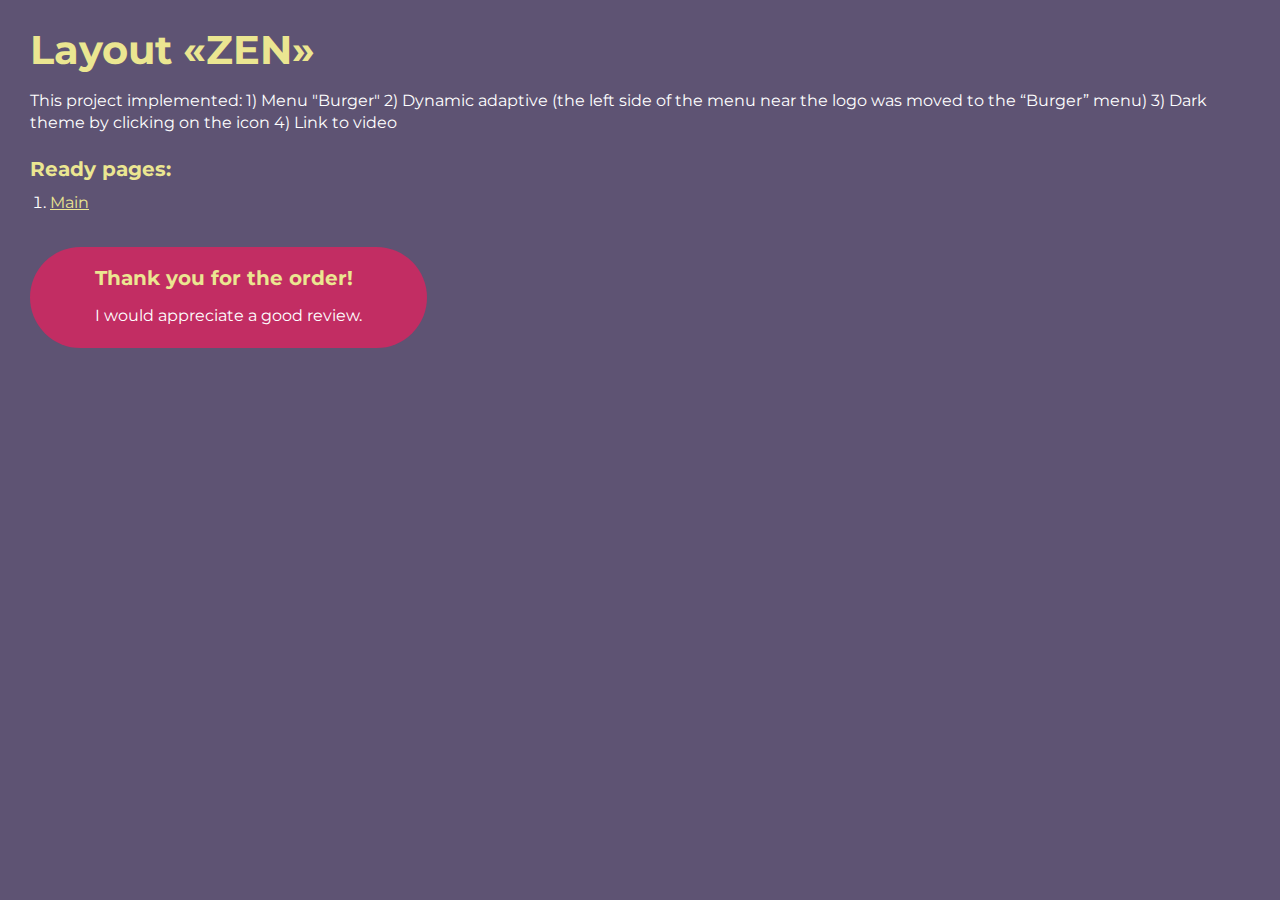
<file: index.html>
<!DOCTYPE html>
<html>

<head>
	<meta charset="UTF-8">
	<meta name="viewport" content="width=device-width, initial-scale=1.0">
	<title>Layout «ZEN»</title>
</head>

<body>
	<div class="rootpage">
		<h1>Layout «ZEN»</h1>
		<div class="rootpage__info">
			This project implemented:
			1) Menu "Burger"
			2) Dynamic adaptive (the left side of the menu near the logo was moved to the “Burger” menu)
			3) Dark theme by clicking on the icon
			4) Link to video
		</div>
		<h2>Ready pages:</h2>
		<ol class="rootpage__list">
			<li><a target="_blank" href="home.html">Main</a></li>
		</ol>
		<div class="rootpage__tnx">
			<h2>Thank you for the order!</h2>
			<p>I would appreciate a good review.</p>
		</div>
	</div>
</body>
<style>
	@charset "UTF-8";
	@import url("https://fonts.googleapis.com/css?family=Montserrat:regular,700&display=swap");

	*,
	*::before,
	*::after {
		padding: 0px;
		margin: 0px;
		border: 0px;
		box-sizing: border-box;
	}

	html,
	body {
		height: 100%;
		margin: 0;
		padding: 0;
		min-width: 320px;
		width: 100%;
		color: #fff;
		background-color: #5e5373;
	}

	body {
		font-family: Montserrat;
		font-size: 100%;
		line-height: 1;
		font-size: 1rem;
	}

	a {
		text-decoration: underline;
		color: #ebe691
	}

	a:visited {
		text-decoration: underline;
		color: #aaa768;
	}

	a:hover {
		text-decoration: none;
	}

	ul li {
		list-style: none;
	}

	img {
		vertical-align: top;
	}

	.wrapper {
		width: 100%;
		min-height: 100%;
		overflow: hidden;
	}

	.rootpage {
		padding: 30px;
		display: flex;
		flex-direction: column;
		align-items: flex-start;
	}

	@media (max-width: 767px) {
		.rootpage {
			padding: 30px 15px;
		}
	}

	h1 {
		color: #ebe691;
		font-size: 2.5rem;
		margin: 0px 0px 1.25rem 0px;
	}

	@media (max-width: 767px) {
		h1 {
			font-size: 1.85rem;
			margin: 0px 0px 1.25rem 0px;
		}
	}

	h2 {
		color: #ebe691;
		font-size: 1.25rem;
		margin: 0px 0px 1rem 0px;
	}

	@media (max-width: 767px) {
		h2 {
			font-size: 1.125rem;
			margin: 0px 0px 1rem 0px;
		}
	}

	.rootpage__info {
		line-height: 140%;
		margin: 0px 0px 1.5rem 0px;
	}

	.rootpage__list {
		margin: 0px 0px 2.25rem 1.25rem;
	}

	.rootpage__list li:not(:last-child) {
		margin: 0px 0px 15px 0px;
	}

	.rootpage__tnx {
		border-radius: 200px;
		padding: 20px 65px;
		line-height: 140%;
	}

	@media (max-width: 767px) {
		.rootpage__tnx {
			border-radius: 40px;
			padding: 20px;
		}
	}

	.rootpage__tnx {
		background: #c22d63;
		margin: 0px 0px 1rem 0px;
	}
</style>

</html>
</file>
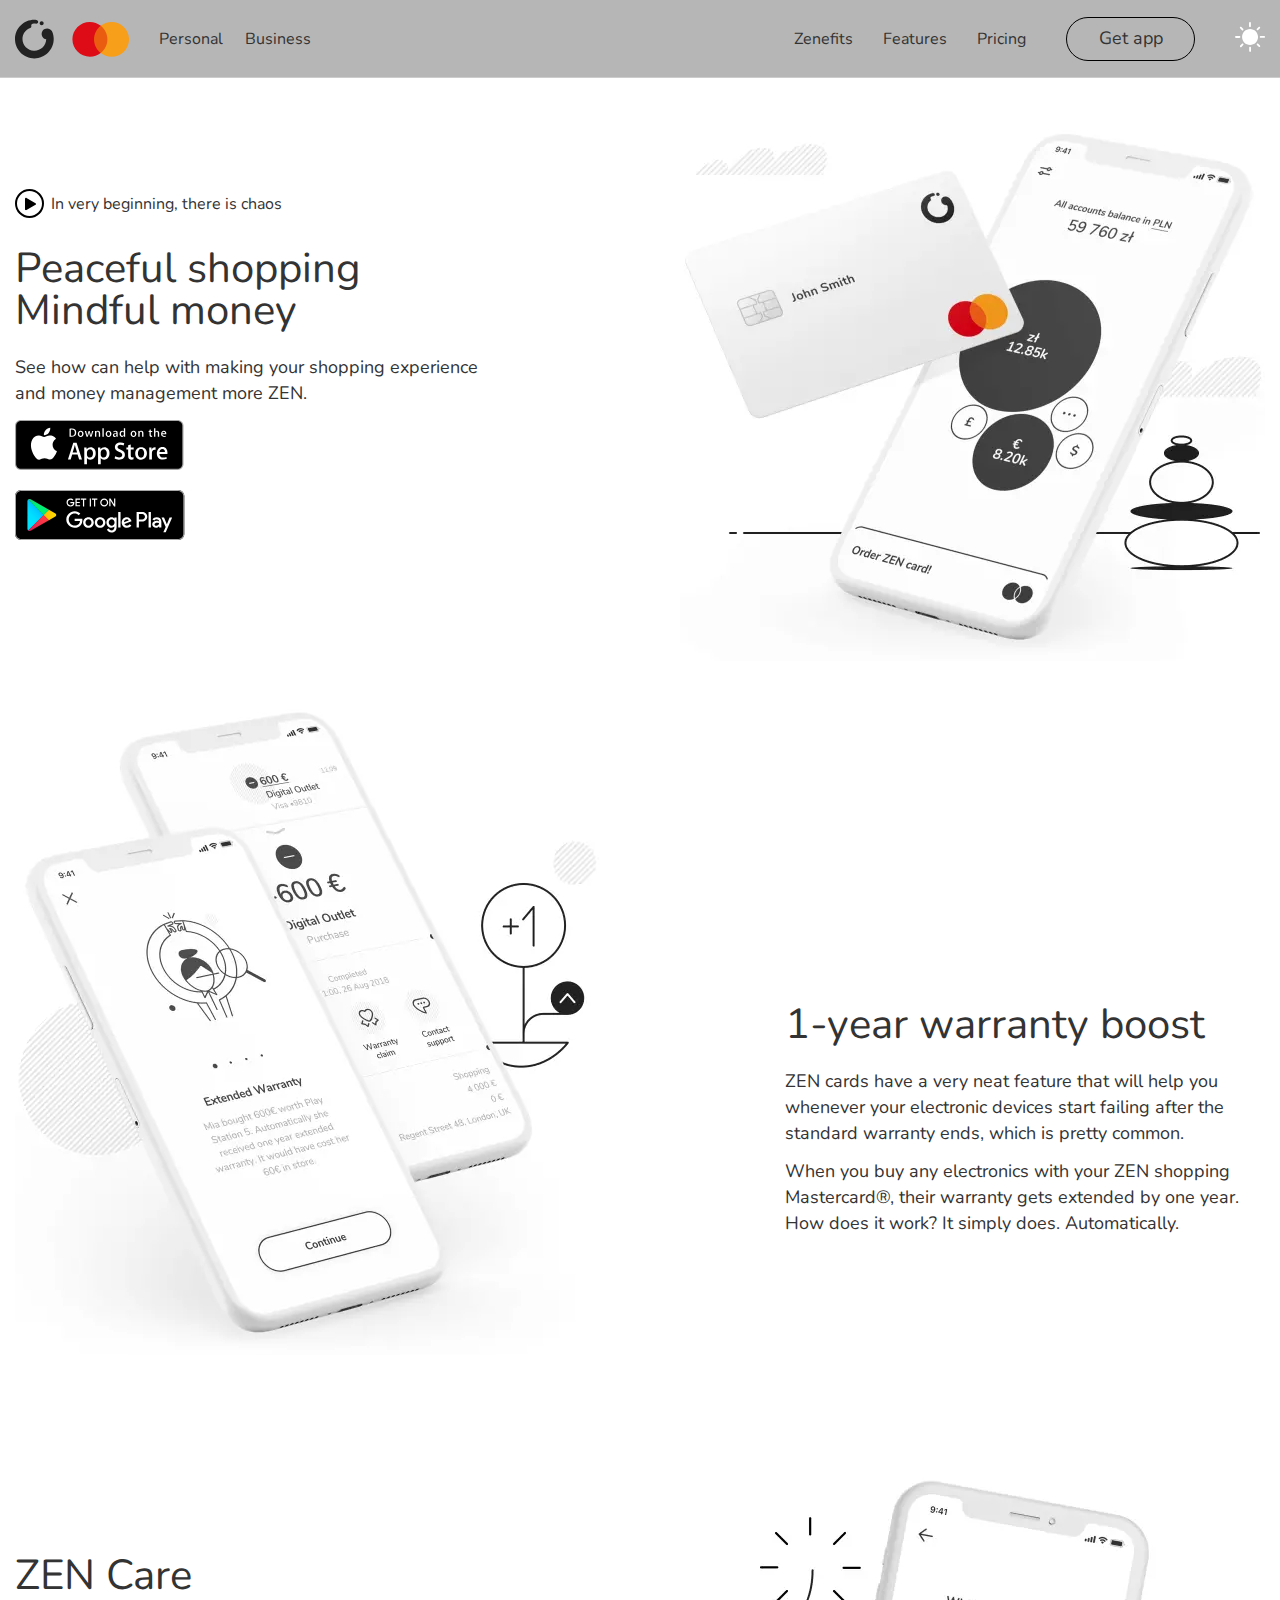
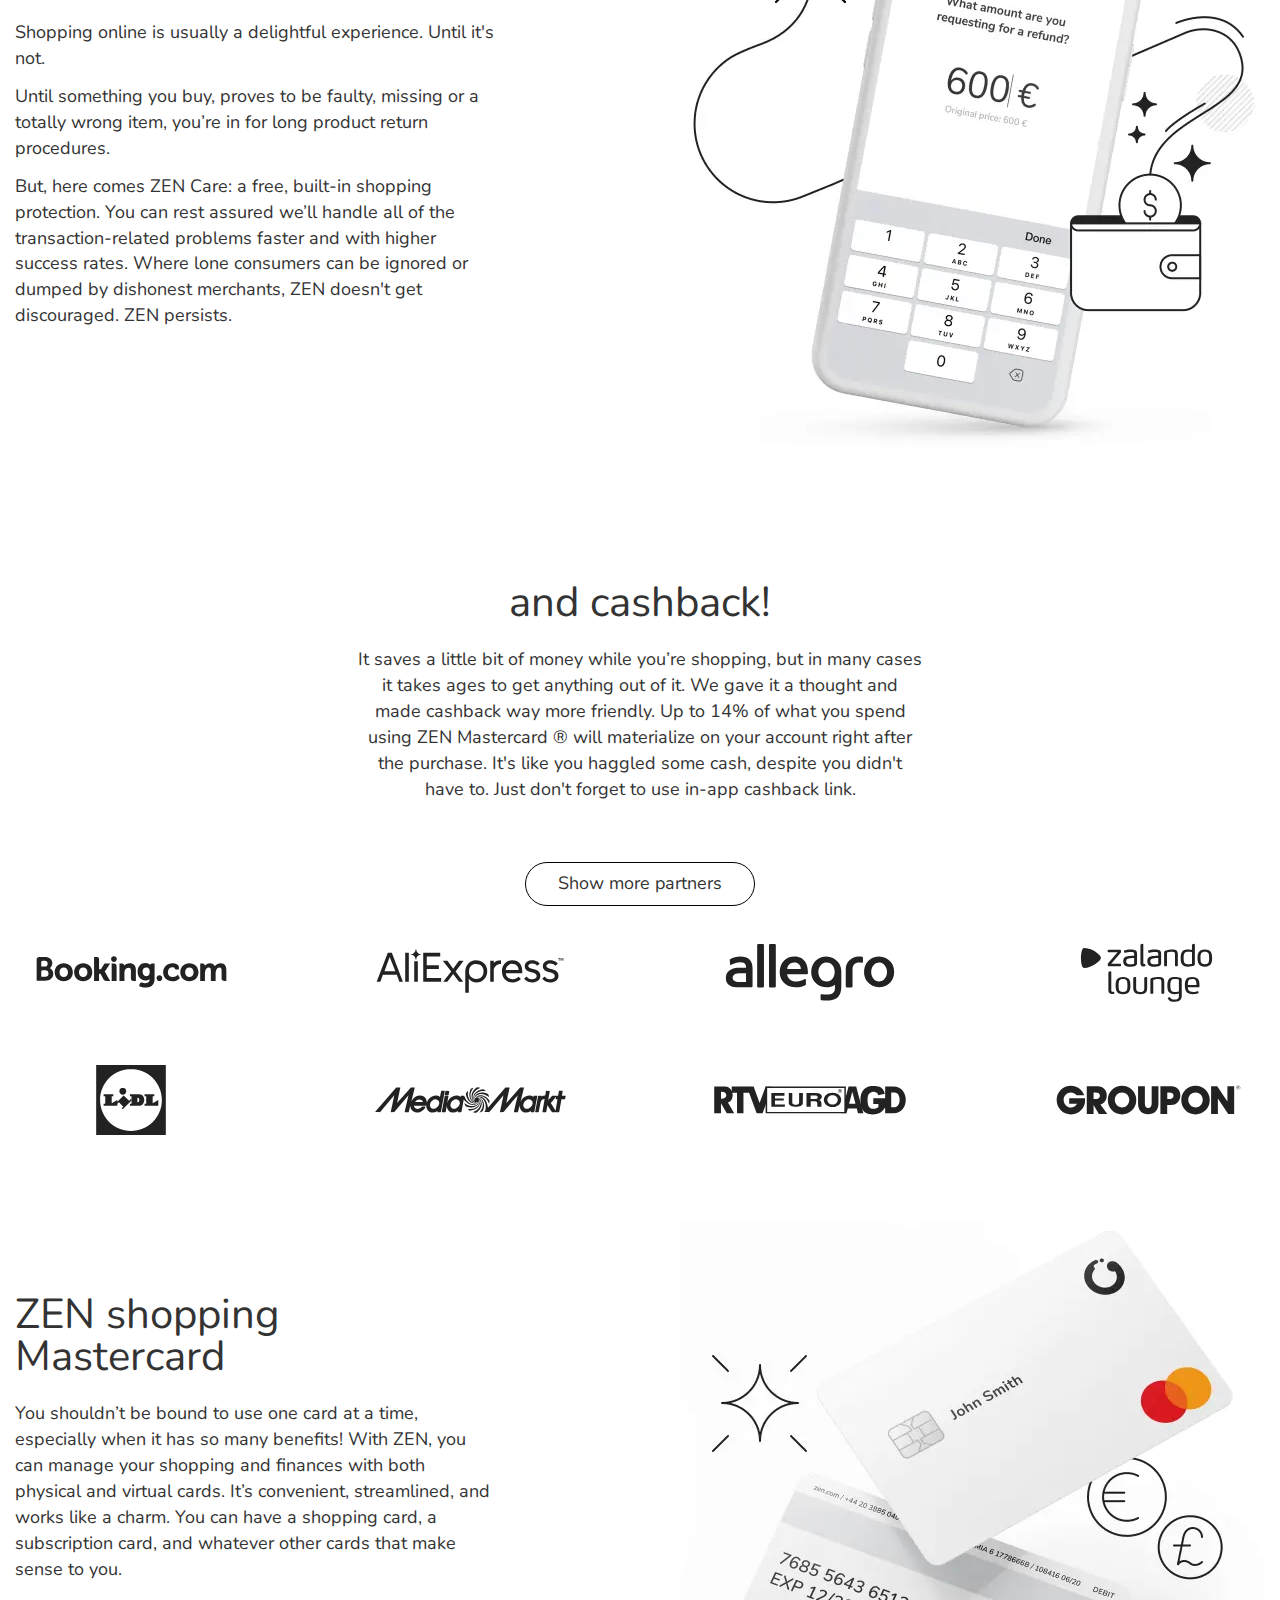
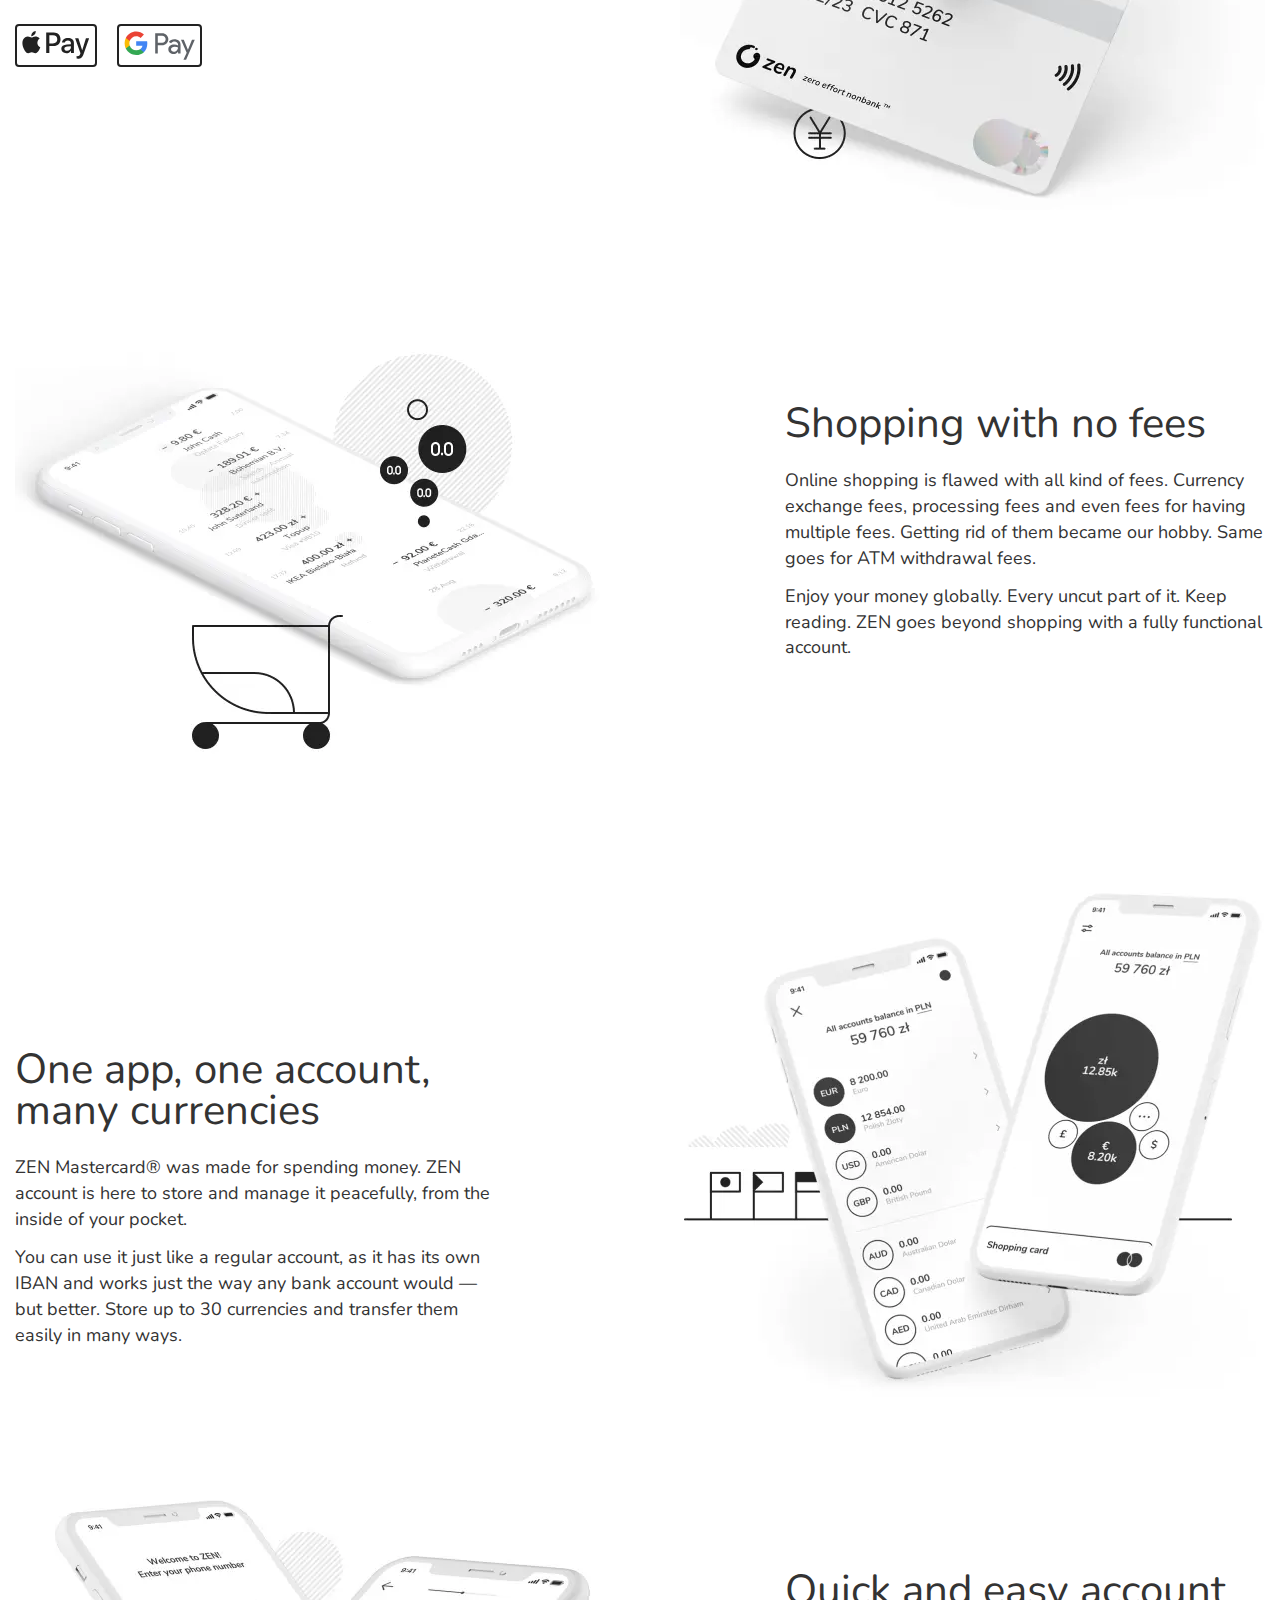
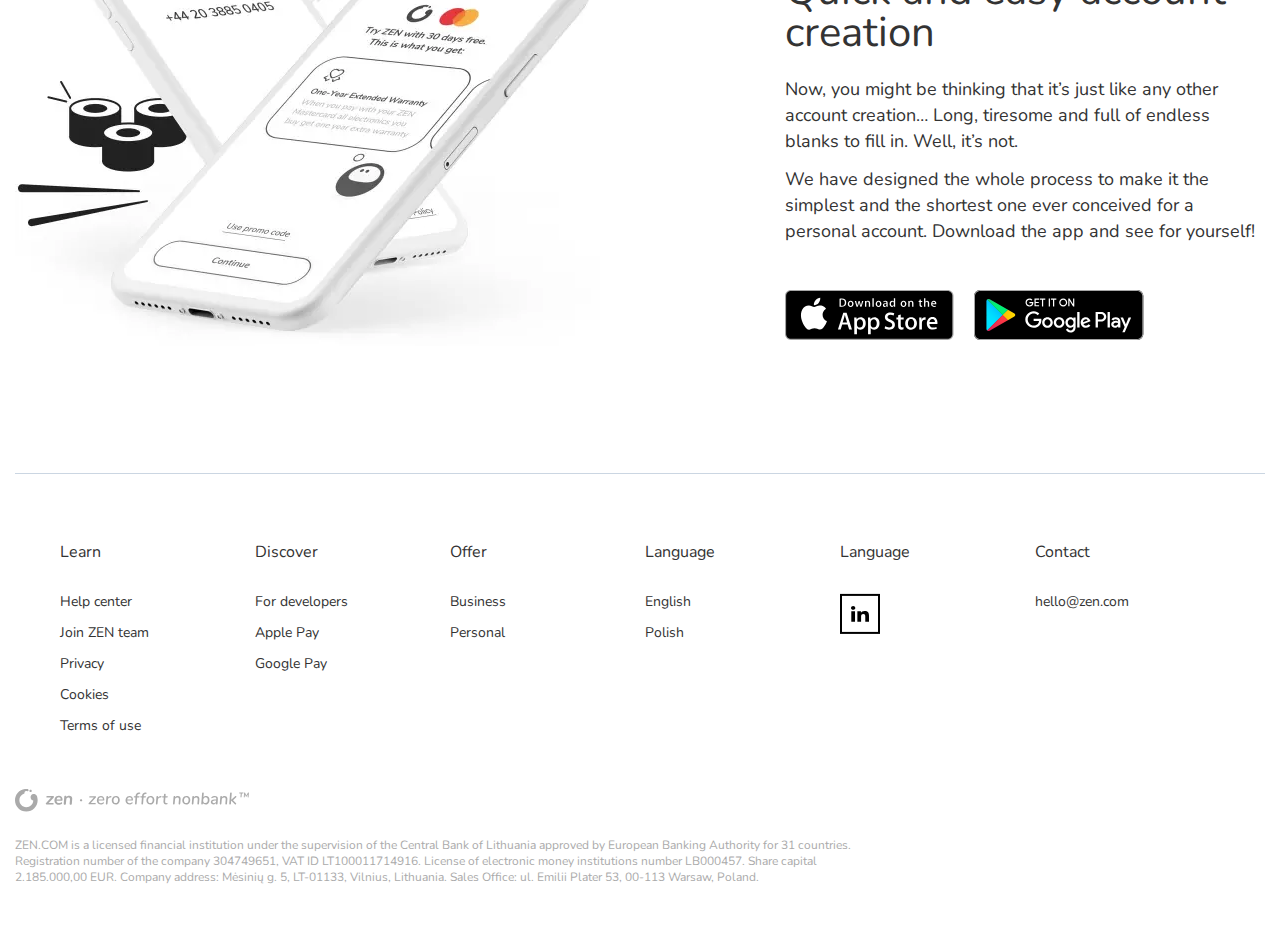
<file: home.html>
<!DOCTYPE html>
<html lang="en">

<head>
	<title>HomePage</title>
	<meta charset="UTF-8">
	<meta name="format-detection" content="telephone=no">
	<!-- <style>body{opacity: 0;}</style> -->
	<link rel="stylesheet" href="css/style.min.css?_v=20231013170332">
	<link rel="shortcut icon" href="favicon.ico">
	<!-- <meta name="robots" content="noindex, nofollow"> -->
	<meta name="viewport" content="width=device-width, initial-scale=1.0">
</head>

<body>
	<div class="wrapper">
		<header class="header">
			<div class="header__container">
				<div class="header__left">
					<div class="header__icons">
						<a href="#" class="header__logo"><img src="img/logo.svg" alt="logo"></a>
						<div class="header__card">
							<img src="img/icons/mastercard.svg" alt="Icon">
						</div>
					</div>
					<div data-da=".menu__body, 767.98" class="header__links">
						<a href="#" class="header__link">Personal</a>
						<a href="#" class="header__link">Business</a>
					</div>
				</div>
				<div class="header__right">
					<div class="header__menu menu">
						<nav class="menu__body">
							<ul class="menu__list">
								<li class="menu__item">
									<a href="#" class="menu__link">Zenefits</a>
								</li>
								<li class="menu__item">
									<a href="#" class="menu__link">Features</a>
								</li>
								<li class="menu__item">
									<a href="#" class="menu__link">Pricing</a>
								</li>
							</ul>
						</nav>
					</div>
					<div class="header__actions">
						<a href="#" class="header__button button">Get app</a>
						<button type="button" class="menu__icon icon-menu"><span></span></button>
					</div>
					<div class="header__action">
						<button type="button" class="header__theme"></button>
					</div>
				</div>
			</div>
		</header>
		<main class="page">
			<section class="hero">
				<div class="hero__container">
					<div class="hero__content">
						<div class="hero__body">
							<a href="https://youtu.be/VO9JJp_AFtU?si=SMfBvuD6SALzD8fB" class="hero__video-link">In very beginning, there is chaos</a>
							<div class="hero__block-header block-header">
								<div class="block-header__title">
									<h1>Peaceful shopping</h1>
									<h1>Mindful money</h1>
								</div>
								<div class="block-header__text">
									<p>
										See how can help with making your shopping experience and money management more ZEN.
									</p>
								</div>
							</div>
						</div>
						<div class="hero__apps">
							<a href="#" class="hero__app">
								<img src="img/icons/apple-store.svg" alt="Image">
							</a>
							<a href="#" class="hero__app">
								<img src="img/icons/google-play.svg" alt="Image">
							</a>
						</div>
					</div>
					<div class="hero__image">
						<picture><source srcset="img/hero/01.webp" type="image/webp"><img src="img/hero/01.jpg" alt="Image"></picture>
					</div>
				</div>
			</section>
			<section class="warranty">
				<div class="warranty__container">
					<div class="warranty__image">
						<picture><source srcset="img/warranty/01.webp" type="image/webp"><img src="img/warranty/01.jpg" alt="Image"></picture>
					</div>
					<div class="warranty__block-header block-header">
						<div class="block-header__title">
							<h1>1-year warranty boost</h1>
						</div>
						<div class="block-header__text">
							<p>
								ZEN cards have a very neat feature that will help you whenever your electronic devices start failing after the standard warranty ends, which is pretty common.
							</p>
							<p>
								When you buy any electronics with your ZEN shopping Mastercard®, their warranty gets extended by one year. How does it work? It simply does. Automatically.
							</p>
						</div>
					</div>
				</div>
			</section>
			<section class="care">
				<div class="care__container">
					<div class="care__block-header block-header">
						<div class="block-header__title">
							<h1>ZEN Care</h1>
						</div>
						<div class="block-header__text">
							<p>
								Shopping online is usually a delightful experience. Until it's not.
							</p>
							<p>
								Until something you buy, proves to be faulty, missing or a totally wrong item, you’re in for long product return procedures.
							</p>
							<p>
								But, here comes ZEN Care: a free, built-in shopping protection. You can rest assured we’ll handle all of the transaction-related problems faster and with higher success rates. Where lone consumers can be ignored or dumped by dishonest merchants, ZEN doesn't get discouraged. ZEN persists.
							</p>
						</div>
					</div>
					<div class="care__image">
						<picture><source srcset="img/care/01.webp" type="image/webp"><img src="img/care/01.jpg" alt="Image"></picture>
					</div>
				</div>
			</section>
			<section class="partners">
				<div class="partners__container">
					<div class="partners__block-header block-header">
						<div class="block-header__title">
							<h1>and cashback!</h1>
						</div>
						<div class="block-header__text">
							<p>
								It saves a little bit of money while you’re shopping, but in many cases it takes ages to get anything out of it. We gave it a thought and made cashback way more friendly. Up to 14% of what you spend using ZEN Mastercard ® will materialize on your account right after the purchase. It's like you haggled some cash, despite you didn't have to. Just don't forget to use in-app cashback link.
							</p>
						</div>
						<a href="#" class="block-header__link button">Show more partners</a>
					</div>
					<div class="partners__items">
						<div class="partners__item">
							<img src="img/partners/01.svg" alt="Image">
						</div>
						<div class="partners__item">
							<img src="img/partners/02.svg" alt="Image">
						</div>
						<div class="partners__item">
							<img src="img/partners/03.svg" alt="Image">
						</div>
						<div class="partners__item">
							<img src="img/partners/04.svg" alt="Image">
						</div>
						<div class="partners__item">
							<img src="img/partners/05.svg" alt="Image">
						</div>
						<div class="partners__item">
							<img src="img/partners/06.svg" alt="Image">
						</div>
						<div class="partners__item">
							<img src="img/partners/07.svg" alt="Image">
						</div>
						<div class="partners__item">
							<img src="img/partners/08.svg" alt="Image">
						</div>
					</div>
				</div>
			</section>
			<section class="shopping">
				<div class="shopping__container">
					<div class="shopping__body">
						<div class="shopping__block-header block-header">
							<div class="block-header__title">
								<h1>ZEN shopping Mastercard</h1>
							</div>
							<div class="block-header__text">
								<p>
									You shouldn’t be bound to use one card at a time, especially when it has so many benefits! With ZEN, you can manage your shopping and finances with both physical and virtual cards. It’s convenient, streamlined, and works like a charm. You can have a shopping card, a subscription card, and whatever other cards that make sense to you.
								</p>
							</div>
						</div>
						<div class="shopping__pay pay">
							<a href="#" class="pay__link">
								<img src="img/shopping/apple-pay.svg" alt="Image">
							</a>
							<a href="#" class="pay__link">
								<img src="img/shopping/google-pay.svg" alt="Image">
							</a>
						</div>
					</div>
					<div class="shopping__image">
						<picture><source srcset="img/shopping/01.webp" type="image/webp"><img src="img/shopping/01.jpg" alt="Image"></picture>
					</div>
				</div>
			</section>
			<section class="advantages">
				<div class="advantages__container">
					<div class="advantages__image">
						<picture><source srcset="img/advantages/01.webp" type="image/webp"><img src="img/advantages/01.jpg" alt="Image"></picture>
					</div>
					<div class="advantages__block-header block-header">
						<div class="block-header__title">
							<h1>Shopping with no fees</h1>
						</div>
						<div class="block-header__text">
							<p>
								Online shopping is flawed with all kind of fees. Currency exchange fees, processing fees and even fees for having multiple fees. Getting rid of them became our hobby. Same goes for ATM withdrawal fees.
							</p>
							<p>
								Enjoy your money globally. Every uncut part of it. Keep reading. ZEN goes beyond shopping with a fully functional account.
							</p>
						</div>
					</div>
				</div>
			</section>
			<section class="security">
				<div class="security__container">
					<div class="security__block-header block-header">
						<div class="block-header__title">
							<h1>One app, one account, many currencies</h1>
						</div>
						<div class="block-header__text">
							<p>
								ZEN Mastercard® was made for spending money. ZEN account is here to store and manage it peacefully, from the inside of your pocket.
							</p>
							<p>
								You can use it just like a regular account, as it has its own IBAN and works just the way any bank account would — but better. Store up to 30 currencies and transfer them easily in many ways.
							</p>
						</div>
					</div>
					<div class="security__image">
						<picture><source srcset="img/security/01.webp" type="image/webp"><img src="img/security/01.jpg" alt="Image"></picture>
					</div>
				</div>
			</section>
			<section class="account">
				<div class="account__container">
					<div class="account__image">
						<picture><source srcset="img/account/01.webp" type="image/webp"><img src="img/account/01.jpg" alt="Image"></picture>
					</div>
					<div class="account__block-header block-header">
						<div class="block-header__title">
							<h1>Quick and easy account creation</h1>
						</div>
						<div class="block-header__text">
							<p>
								Now, you might be thinking that it’s just like any other account creation… Long, tiresome and full of endless blanks to fill in. Well, it’s not.
							</p>
							<p>
								We have designed the whole process to make it the simplest and the shortest one ever conceived for a personal account. Download the app and see for yourself!
							</p>
						</div>
						<div class="account__apps">
							<a href="#" class="account__app">
								<img src="img/icons/apple-store.svg" alt="Image">
							</a>
							<a href="#" class="account__app">
								<img src="img/icons/google-play.svg" alt="Image">
							</a>
						</div>
					</div>
				</div>
			</section>
		</main>
		<footer class="footer">
			<div class="footer__container">
				<div class="footer__label"></div>
				<div class="footer__top">
					<div class="footer__column column-footer">
						<div class="column-footer__title">Learn</div>
						<ul class="column-footer__list">
							<li class="column-footer__item">
								<a href="#" class="column-footer__link">Help center</a>
							</li>
							<li class="column-footer__item">
								<a href="#" class="column-footer__link">Join ZEN team</a>
							</li>
							<li class="column-footer__item">
								<a href="#" class="column-footer__link">Privacy</a>
							</li>
							<li class="column-footer__item">
								<a href="#" class="column-footer__link">Cookies</a>
							</li>
							<li class="column-footer__item">
								<a href="#" class="column-footer__link">Terms of use</a>
							</li>
						</ul>
					</div>
					<div class="footer__column column-footer">
						<div class="column-footer__title">Discover</div>
						<ul class="column-footer__list">
							<li class="column-footer__item">
								<a href="#" class="column-footer__link">For developers</a>
							</li>
							<li class="column-footer__item">
								<a href="#" class="column-footer__link">Apple Pay</a>
							</li>
							<li class="column-footer__item">
								<a href="#" class="column-footer__link">Google Pay</a>
							</li>
						</ul>
					</div>
					<div class="footer__column column-footer">
						<div class="column-footer__title">Offer</div>
						<ul class="column-footer__list">
							<li class="column-footer__item">
								<a href="#" class="column-footer__link">Business</a>
							</li>
							<li class="column-footer__item">
								<a href="#" class="column-footer__link">Personal</a>
							</li>
						</ul>
					</div>
					<div class="footer__column column-footer">
						<div class="column-footer__title">Language</div>
						<ul class="column-footer__list">
							<li class="column-footer__item">
								<a href="#" class="column-footer__link">English</a>
							</li>
							<li class="column-footer__item">
								<a href="#" class="column-footer__link">Polish</a>
							</li>
						</ul>
					</div>
					<div class="footer__column column-footer">
						<div class="column-footer__title">Language</div>
						<ul class="column-footer__list">
							<li class="column-footer__item">
								<a href="#" class="column-footer__social">
									<img src="img/icons/linkedin.svg" alt="Icon">
								</a>
							</li>
						</ul>
					</div>
					<div class="footer__column column-footer">
						<div class="column-footer__title">Contact</div>
						<ul class="column-footer__list">
							<li class="column-footer__item">
								<a href="mailto:hello@zen.com" class="column-footer__adress">hello@zen.com</a>
							</li>
						</ul>
					</div>
				</div>
				<div class="footer__bottom">
					<div class="footer__logo">
						<img src="img/footer-logo.svg" alt="Logo">
					</div>
					<div class="footer__about">
						<p>
							ZEN.COM is a licensed financial institution under the supervision of the Central Bank of Lithuania approved by European Banking Authority for 31 countries. Registration number of the company 304749651, VAT ID LT100011714916. License of electronic money institutions number LB000457. Share capital 2.185.000,00 EUR. Company address: Mėsinių g. 5, LT-01133, Vilnius, Lithuania. Sales Office: ul. Emilii Plater 53, 00-113 Warsaw, Poland.
						</p>
					</div>
				</div>
			</div>
		</footer>
	</div>
	<script src="js/app.min.js?_v=20231013170332"></script>
</body>

</html>
</file>
<file: css/style.min.css>
@import url(https://fonts.googleapis.com/css?family=Nunito:regular&display=swap);*{padding:0;margin:0;border:0}*,:after,:before{-webkit-box-sizing:border-box;box-sizing:border-box}body,html{height:100%;min-width:320px}body{color:#222;line-height:1;font-family:Nunito;font-size:1rem;-ms-text-size-adjust:100%;-moz-text-size-adjust:100%;-webkit-text-size-adjust:100%;-webkit-font-smoothing:antialiased;-moz-osx-font-smoothing:grayscale}button,input,textarea{font-family:Nunito;font-size:inherit;line-height:inherit}button{cursor:pointer;color:inherit;background-color:transparent}a{color:inherit;text-decoration:none}ul li{list-style:none}img{vertical-align:top}h1,h2,h3,h4,h5,h6{font-weight:inherit;font-size:inherit}body{-webkit-transition:all .5s;transition:all .5s}.lock body{overflow:hidden;-ms-touch-action:none;touch-action:none;-ms-scroll-chaining:none;overscroll-behavior:none}html.dark body{color:#fff;background-color:#333}html.light body{background-color:#fff;color:#333}html.dark .header__theme{background:url(../img/icons/dark.svg) 0 0/100% no-repeat}html.light .header__theme{background:url(../img/icons/light.svg) 0 0/100% no-repeat}.wrapper{min-height:100%;display:-webkit-box;display:-ms-flexbox;display:flex;-webkit-box-orient:vertical;-webkit-box-direction:normal;-ms-flex-direction:column;flex-direction:column;overflow:hidden}@supports (overflow:clip){.wrapper{overflow:clip}}.wrapper>main{-webkit-box-flex:1;-ms-flex:1 1 auto;flex:1 1 auto}.wrapper>*{min-width:0}[class*=__container]{max-width:80.625rem;margin:0 auto;padding:0 .9375rem}.button{display:-webkit-inline-box;display:-ms-inline-flexbox;display:inline-flex;padding-top:.75rem;padding-bottom:.75rem;border-radius:3rem;border:.0625rem solid #000;-webkit-transition:all .3s;transition:all .3s}.button--fw{width:100%}[class*=-ibg]{position:relative}[class*=-ibg] img{position:absolute;width:100%;height:100%;top:0;left:0;-o-object-fit:cover;object-fit:cover}[class*=-ibg--contain] img{-o-object-fit:contain;object-fit:contain}.block-header__title h1:last-child{margin-bottom:1.4375rem}.block-header__text{display:-ms-grid;display:grid;gap:.75rem}.block-header__text p{font-size:1.125rem;line-height:144%}.block-header__text p:last-child{margin-bottom:.8125rem}.block-header__link{margin-top:2.875rem}.header{padding:1.0625rem 0;border-bottom:.0625rem solid #ccc;position:fixed;width:100%;background-color:#b6b6b6;height:4.875rem;z-index:100}.header__container{display:-webkit-box;display:-ms-flexbox;display:flex;-webkit-box-align:center;-ms-flex-align:center;align-items:center;-webkit-box-pack:justify;-ms-flex-pack:justify;justify-content:space-between;gap:.625rem}.header__left{display:-webkit-box;display:-ms-flexbox;display:flex;-webkit-box-align:center;-ms-flex-align:center;align-items:center;gap:1.875rem}.header__icons{display:-webkit-box;display:-ms-flexbox;display:flex;-webkit-box-align:center;-ms-flex-align:center;align-items:center;z-index:3}.header__links{display:-webkit-box;display:-ms-flexbox;display:flex;-webkit-column-gap:1.375rem;-moz-column-gap:1.375rem;column-gap:1.375rem}.header__right{display:-webkit-box;display:-ms-flexbox;display:flex;-webkit-box-align:center;-ms-flex-align:center;align-items:center}.header__actions{display:-webkit-box;display:-ms-flexbox;display:flex;-webkit-box-align:center;-ms-flex-align:center;align-items:center;gap:.625rem;z-index:3}.header__action{position:relative}.header__theme{width:1.875rem;height:1.875rem;-webkit-box-flex:0;-ms-flex:0 0 1.875rem;flex:0 0 1.875rem;cursor:pointer}.header__reset{opacity:0;visibility:hidden}.header__reset::before{content:"x";position:absolute;top:0;right:0;cursor:pointer;width:.625rem;height:.625rem;font-size:.375rem;border-radius:50%;line-height:1.6666666667;color:#fff;text-align:center;background-color:#666}.header__reset.active{opacity:1;visibility:visible}.menu__list{display:-webkit-box;display:-ms-flexbox;display:flex;-ms-flex-wrap:wrap;flex-wrap:wrap;-webkit-column-gap:1.875rem;-moz-column-gap:1.875rem;column-gap:1.875rem;row-gap:.3125rem}.icon-menu{display:none}.footer__label{width:1290;height:.0625rem;background-color:#cbd6e2}.footer__label:not(:last-child){margin-bottom:4.375rem}.footer__top{display:-ms-grid;display:grid;-ms-grid-columns:(1fr)[6];grid-template-columns:repeat(6,1fr);-webkit-column-gap:.625rem;-moz-column-gap:.625rem;column-gap:.625rem;row-gap:2.5rem}.footer__top:not(:last-child){margin-bottom:3.4375rem}.footer__logo:not(:last-child){margin-bottom:1.625rem}.footer__about{color:#aaa;max-width:52.25rem;font-size:.75rem;line-height:130%}.column-footer__title:not(:last-child){margin-bottom:2.0625rem}.column-footer__list{display:-ms-grid;display:grid;gap:.9375rem}.column-footer__link{font-size:.875rem}.column-footer__adress{font-size:.875rem}.hero{padding-top:8.125rem;padding-bottom:1.4375rem}.hero__container{display:-webkit-box;display:-ms-flexbox;display:flex;-webkit-box-pack:justify;-ms-flex-pack:justify;justify-content:space-between}.hero__video-link{display:-webkit-box;display:-ms-flexbox;display:flex;-webkit-box-align:center;-ms-flex-align:center;align-items:center;gap:.4375rem}.hero__video-link:not(:last-child){margin-bottom:1.875rem}.hero__video-link::before{content:"";width:1.8125rem;height:1.8125rem;-webkit-box-flex:0;-ms-flex:0 0 1.8125rem;flex:0 0 1.8125rem;background:url(../img/hero/play.svg) left no-repeat;-webkit-transition:-webkit-transform .3s;transition:-webkit-transform .3s;transition:transform .3s;transition:transform .3s,-webkit-transform .3s}.hero__block-header{max-width:30rem}.hero__apps{display:-webkit-box;display:-ms-flexbox;display:flex;-webkit-box-orient:vertical;-webkit-box-direction:normal;-ms-flex-direction:column;flex-direction:column;gap:1.25rem;max-width:10.625rem}.hero__image{-webkit-transform:translate(0,-4.625rem);-ms-transform:translate(0,-4.625rem);transform:translate(0,-4.625rem);text-align:center}.hero__image img{max-width:100%;background-color:#222}.warranty{padding-top:2.5rem;padding-bottom:2.5rem}.warranty__container{display:-webkit-box;display:-ms-flexbox;display:flex;-webkit-box-align:center;-ms-flex-align:center;align-items:center;-webkit-box-pack:justify;-ms-flex-pack:justify;justify-content:space-between;-webkit-column-gap:1.25rem;-moz-column-gap:1.25rem;column-gap:1.25rem}.warranty__image{-webkit-transform:translate(0,-6.25rem);-ms-transform:translate(0,-6.25rem);transform:translate(0,-6.25rem)}.warranty__image img{max-width:100%}.warranty__block-header{max-width:30rem}.care{padding-bottom:2.5rem}.care__container{display:-webkit-box;display:-ms-flexbox;display:flex;-webkit-box-pack:justify;-ms-flex-pack:justify;justify-content:space-between}.care__block-header{max-width:30rem}.care__image{-webkit-transform:translate(0,-5.5rem);-ms-transform:translate(0,-5.5rem);transform:translate(0,-5.5rem)}.care__image img{max-width:100%}.partners{padding-bottom:2.5rem}.partners__block-header{max-width:37.5rem;text-align:center}.partners__block-header:not(:last-child){margin-bottom:1.875rem}.partners__items{display:-ms-grid;display:grid;grid-template-columns:repeat(auto-fit,minmax(11.875rem,1fr));justify-items:center}.shopping__container{display:-webkit-box;display:-ms-flexbox;display:flex;-webkit-box-pack:justify;-ms-flex-pack:justify;justify-content:space-between;-webkit-box-align:start;-ms-flex-align:start;align-items:flex-start}.shopping__body{display:-ms-grid;display:grid}.shopping__block-header{max-width:30rem}.shopping__block-header:not(:last-child){margin-bottom:1.75rem}.shopping__image{-webkit-transform:translate(0,-4.5625rem);-ms-transform:translate(0,-4.5625rem);transform:translate(0,-4.5625rem)}.shopping__image img{max-width:100%}.pay{display:-webkit-box;display:-ms-flexbox;display:flex;gap:1.25rem}.pay__link{border:.125rem solid #222;border-radius:.25rem;padding:.3125rem}.advantages__container{display:-webkit-box;display:-ms-flexbox;display:flex;-webkit-box-pack:justify;-ms-flex-pack:justify;justify-content:space-between;gap:1.25rem}.advantages__block-header{max-width:30rem}.advantages__image{-webkit-transform:translate(0,-4.1875rem);-ms-transform:translate(0,-4.1875rem);transform:translate(0,-4.1875rem)}.advantages__image img{max-width:100%}.security__container{display:-webkit-box;display:-ms-flexbox;display:flex;-webkit-box-align:center;-ms-flex-align:center;align-items:center;-webkit-box-pack:justify;-ms-flex-pack:justify;justify-content:space-between;gap:1.25rem}.security__block-header{max-width:30rem}.security__image{-webkit-transform:translate(0,-4.1875rem);-ms-transform:translate(0,-4.1875rem);transform:translate(0,-4.1875rem)}.security__image img{max-width:100%}.account__container{display:-webkit-box;display:-ms-flexbox;display:flex;-webkit-box-align:center;-ms-flex-align:center;align-items:center;-webkit-box-pack:justify;-ms-flex-pack:justify;justify-content:space-between;gap:1.25rem}.account__image{-webkit-transform:translate(0,-2.375rem);-ms-transform:translate(0,-2.375rem);transform:translate(0,-2.375rem)}.account__image img{max-width:100%}.account__block-header{max-width:30rem}.account__apps{display:-webkit-box;display:-ms-flexbox;display:flex;gap:1.25rem;margin-top:2rem}@media (min-width:80.625em){.button{padding-left:2rem}.button{padding-right:2rem}.button{font-size:1.125rem}.block-header__title h1{font-size:2.625rem}.header__icons{gap:1.125rem}.header__right{gap:2.5rem}.footer{padding-bottom:3.75rem}.footer__top{padding-left:2.8125rem}.footer__top{padding-right:2.8125rem}.hero__container{padding-top:3.75rem}.care{padding-top:3.75rem}.partners__block-header{margin-left:21.5625rem}.partners__block-header{margin-right:21.5625rem}.partners__items{-webkit-column-gap:6.6875rem;-moz-column-gap:6.6875rem;column-gap:6.6875rem}.partners__items{row-gap:3.75rem}.shopping{padding-top:7.5rem}.shopping{padding-bottom:3.75rem}.advantages{padding-top:3.75rem}.advantages{padding-bottom:7.5rem}.security{padding-bottom:3.75rem}.account{padding-bottom:5.625rem}}@media (max-width:20em){.button{padding-left:.8125rem}.button{padding-right:.8125rem}.button{font-size:.875rem}.block-header__title h1{font-size:2.1875rem}.header__icons{gap:.75rem}.header__right{gap:.625rem}.footer{padding-bottom:2.5rem}.footer__top{padding-left:.3125rem}.footer__top{padding-right:.3125rem}.hero__container{padding-top:.0000000625rem}.care{padding-top:2.5rem}.partners__block-header{margin-left:.625rem}.partners__block-header{margin-right:.625rem}.partners__items{-webkit-column-gap:1.875rem;-moz-column-gap:1.875rem;column-gap:1.875rem}.partners__items{row-gap:1.875rem}.shopping{padding-top:2.5rem}.shopping{padding-bottom:2.5rem}.advantages{padding-top:2.5rem}.advantages{padding-bottom:2.5rem}.security{padding-bottom:2.5rem}.account{padding-bottom:2.5rem}}@media (max-width:61.99875em){.warranty__image{-webkit-transform:translate(0,-3.125rem);-ms-transform:translate(0,-3.125rem);transform:translate(0,-3.125rem)}.care__container{-webkit-box-orient:vertical;-webkit-box-direction:normal;-ms-flex-direction:column;flex-direction:column;-webkit-box-align:center;-ms-flex-align:center;align-items:center}.care__block-header{max-width:100%}.care__image{-webkit-transform:translate(0,1.25rem);-ms-transform:translate(0,1.25rem);transform:translate(0,1.25rem)}.advantages__container{-webkit-box-orient:vertical;-webkit-box-direction:reverse;-ms-flex-direction:column-reverse;flex-direction:column-reverse;-webkit-box-align:center;-ms-flex-align:center;align-items:center}.advantages__block-header{max-width:100%}.advantages__image{-webkit-transform:translate(0,0);-ms-transform:translate(0,0);transform:translate(0,0)}.security__container{-webkit-box-orient:vertical;-webkit-box-direction:normal;-ms-flex-direction:column;flex-direction:column}.security__block-header{max-width:100%}.security__image{-webkit-transform:translate(0,0);-ms-transform:translate(0,0);transform:translate(0,0)}.account__container{-webkit-box-orient:vertical;-webkit-box-direction:reverse;-ms-flex-direction:column-reverse;flex-direction:column-reverse}.account__image{-webkit-transform:translate(0,0);-ms-transform:translate(0,0);transform:translate(0,0)}.account__block-header{max-width:100%}}@media (max-width:47.99875em){.header__links{-webkit-box-orient:vertical;-webkit-box-direction:normal;-ms-flex-direction:column;flex-direction:column;row-gap:2.5rem}.header__link{font-size:2.1875rem}.menu__body{position:fixed;width:100%;height:100%;display:-webkit-box;display:-ms-flexbox;display:flex;-webkit-box-orient:vertical;-webkit-box-direction:normal;-ms-flex-direction:column;flex-direction:column;-webkit-box-align:center;-ms-flex-align:center;align-items:center;top:0;left:-100%;-webkit-transition:all .3s;transition:all .3s;overflow:auto;background-color:#ccc;gap:2.5rem;padding-top:6.25rem;padding-left:.9375rem;padding-right:.9375rem;padding-bottom:1.875rem}.menu__body::before{content:"";position:fixed;top:0;left:-100%;-webkit-transition:all .3s;transition:all .3s;width:100%;height:4.625rem;background-color:#ccc;border-bottom:.0625rem solid #222;z-index:2}.menu-open .menu__body{left:0}.menu-open .menu__body::before{left:0}.menu__list{-webkit-box-orient:vertical;-webkit-box-direction:normal;-ms-flex-direction:column;flex-direction:column;row-gap:2.5rem}.menu__link{font-size:2.1875rem}.icon-menu{display:block;position:relative;width:1.875rem;height:1.125rem;z-index:5}.icon-menu span,.icon-menu::after,.icon-menu::before{content:"";-webkit-transition:all .3s ease 0s;transition:all .3s ease 0s;right:0;position:absolute;width:100%;height:.125rem;background-color:#000}.icon-menu::before{top:0}.icon-menu::after{bottom:0}.icon-menu span{top:calc(50% - .0625rem)}.menu-open .icon-menu span{width:0}.menu-open .icon-menu::before{top:calc(50% - .0625rem);-webkit-transform:rotate(-45deg);-ms-transform:rotate(-45deg);transform:rotate(-45deg)}.menu-open .icon-menu::after{bottom:calc(50% - .0625rem);-webkit-transform:rotate(45deg);-ms-transform:rotate(45deg);transform:rotate(45deg)}.footer__top{-ms-grid-columns:(1fr)[4];grid-template-columns:repeat(4,1fr)}.hero__container{-webkit-box-orient:vertical;-webkit-box-direction:normal;-ms-flex-direction:column;flex-direction:column;row-gap:1.875rem}.hero__image{-webkit-transform:translate(0,0);-ms-transform:translate(0,0);transform:translate(0,0)}.warranty__container{-webkit-box-orient:vertical;-webkit-box-direction:reverse;-ms-flex-direction:column-reverse;flex-direction:column-reverse}.warranty__image{-webkit-transform:translate(0,1.25rem);-ms-transform:translate(0,1.25rem);transform:translate(0,1.25rem)}.warranty__block-header{max-width:100%}.shopping__container{-webkit-box-orient:vertical;-webkit-box-direction:normal;-ms-flex-direction:column;flex-direction:column;row-gap:1.25rem;-webkit-box-align:center;-ms-flex-align:center;align-items:center}.shopping__block-header{max-width:100%}.shopping__image{-webkit-transform:translate(0,0);-ms-transform:translate(0,0);transform:translate(0,0)}.account__apps{-webkit-box-orient:vertical;-webkit-box-direction:normal;-ms-flex-direction:column;flex-direction:column}}@media (max-width:47.99875em) and (any-hover:none){.icon-menu{cursor:default}}@media (max-width:29.99875em){.footer__top{-ms-grid-columns:(1fr)[2];grid-template-columns:repeat(2,1fr)}}@media (min-width:20em) and (max-width:80.625em){@supports (padding-left:clamp(0.8125rem ,0.4207474227rem + 1.9587628866vw ,2rem)){.button{padding-left:clamp(.8125rem ,.4207474227rem + 1.9587628866vw ,2rem)}}@supports not (padding-left:clamp(0.8125rem ,0.4207474227rem + 1.9587628866vw ,2rem)){.button{padding-left:calc(.8125rem + 1.1875 * (100vw - 20rem)/ 60.625)}}@supports (padding-right:clamp(0.8125rem ,0.4207474227rem + 1.9587628866vw ,2rem)){.button{padding-right:clamp(.8125rem ,.4207474227rem + 1.9587628866vw ,2rem)}}@supports not (padding-right:clamp(0.8125rem ,0.4207474227rem + 1.9587628866vw ,2rem)){.button{padding-right:calc(.8125rem + 1.1875 * (100vw - 20rem)/ 60.625)}}@supports (font-size:clamp(0.875rem ,0.7925257732rem + 0.412371134vw ,1.125rem)){.button{font-size:clamp(.875rem ,.7925257732rem + .412371134vw ,1.125rem)}}@supports not (font-size:clamp(0.875rem ,0.7925257732rem + 0.412371134vw ,1.125rem)){.button{font-size:calc(.875rem + .25 * (100vw - 20rem)/ 60.625)}}@supports (font-size:clamp(2.1875rem ,2.0431701031rem + 0.7216494845vw ,2.625rem)){.block-header__title h1{font-size:clamp(2.1875rem ,2.0431701031rem + .7216494845vw ,2.625rem)}}@supports not (font-size:clamp(2.1875rem ,2.0431701031rem + 0.7216494845vw ,2.625rem)){.block-header__title h1{font-size:calc(2.1875rem + .4375 * (100vw - 20rem)/ 60.625)}}@supports (gap:clamp(0.75rem ,0.6262886598rem + 0.618556701vw ,1.125rem)){.header__icons{gap:clamp(.75rem ,.6262886598rem + .618556701vw ,1.125rem)}}@supports not (gap:clamp(0.75rem ,0.6262886598rem + 0.618556701vw ,1.125rem)){.header__icons{gap:calc(.75rem + .375 * (100vw - 20rem)/ 60.625)}}@supports (gap:clamp(0.625rem ,0.006443299rem + 3.0927835052vw ,2.5rem)){.header__right{gap:clamp(.625rem ,.006443299rem + 3.0927835052vw ,2.5rem)}}@supports not (gap:clamp(0.625rem ,0.006443299rem + 3.0927835052vw ,2.5rem)){.header__right{gap:calc(.625rem + 1.875 * (100vw - 20rem)/ 60.625)}}@supports (padding-bottom:clamp(2.5rem ,2.087628866rem + 2.0618556701vw ,3.75rem)){.footer{padding-bottom:clamp(2.5rem ,2.087628866rem + 2.0618556701vw ,3.75rem)}}@supports not (padding-bottom:clamp(2.5rem ,2.087628866rem + 2.0618556701vw ,3.75rem)){.footer{padding-bottom:calc(2.5rem + 1.25 * (100vw - 20rem)/ 60.625)}}@supports (padding-left:clamp(0.3125rem ,-0.512242268rem + 4.1237113402vw ,2.8125rem)){.footer__top{padding-left:clamp(.3125rem ,-.512242268rem + 4.1237113402vw ,2.8125rem)}}@supports not (padding-left:clamp(0.3125rem ,-0.512242268rem + 4.1237113402vw ,2.8125rem)){.footer__top{padding-left:calc(.3125rem + 2.5 * (100vw - 20rem)/ 60.625)}}@supports (padding-right:clamp(0.3125rem ,-0.512242268rem + 4.1237113402vw ,2.8125rem)){.footer__top{padding-right:clamp(.3125rem ,-.512242268rem + 4.1237113402vw ,2.8125rem)}}@supports not (padding-right:clamp(0.3125rem ,-0.512242268rem + 4.1237113402vw ,2.8125rem)){.footer__top{padding-right:calc(.3125rem + 2.5 * (100vw - 20rem)/ 60.625)}}@supports (padding-top:clamp(0.0000000625rem ,-1.2371133189rem + 6.1855669072vw ,3.75rem)){.hero__container{padding-top:clamp(.0000000625rem ,-1.2371133189rem + 6.1855669072vw ,3.75rem)}}@supports not (padding-top:clamp(0.0000000625rem ,-1.2371133189rem + 6.1855669072vw ,3.75rem)){.hero__container{padding-top:calc(.0000000625rem + 3.7499999375 * (100vw - 20rem)/ 60.625)}}@supports (padding-top:clamp(2.5rem ,2.087628866rem + 2.0618556701vw ,3.75rem)){.care{padding-top:clamp(2.5rem ,2.087628866rem + 2.0618556701vw ,3.75rem)}}@supports not (padding-top:clamp(2.5rem ,2.087628866rem + 2.0618556701vw ,3.75rem)){.care{padding-top:calc(2.5rem + 1.25 * (100vw - 20rem)/ 60.625)}}@supports (margin-left:clamp(0.625rem ,-6.2822164948rem + 34.5360824742vw ,21.5625rem)){.partners__block-header{margin-left:clamp(.625rem ,-6.2822164948rem + 34.5360824742vw ,21.5625rem)}}@supports not (margin-left:clamp(0.625rem ,-6.2822164948rem + 34.5360824742vw ,21.5625rem)){.partners__block-header{margin-left:calc(.625rem + 20.9375 * (100vw - 20rem)/ 60.625)}}@supports (margin-right:clamp(0.625rem ,-6.2822164948rem + 34.5360824742vw ,21.5625rem)){.partners__block-header{margin-right:clamp(.625rem ,-6.2822164948rem + 34.5360824742vw ,21.5625rem)}}@supports not (margin-right:clamp(0.625rem ,-6.2822164948rem + 34.5360824742vw ,21.5625rem)){.partners__block-header{margin-right:calc(.625rem + 20.9375 * (100vw - 20rem)/ 60.625)}}@supports ((-moz-column-gap:clamp(1.875rem ,0.287371134rem + 7.9381443299vw ,6.6875rem)) or (column-gap:clamp(1.875rem ,0.287371134rem + 7.9381443299vw ,6.6875rem))){.partners__items{-webkit-column-gap:clamp(1.875rem ,.287371134rem + 7.9381443299vw ,6.6875rem);-moz-column-gap:clamp(1.875rem ,.287371134rem + 7.9381443299vw ,6.6875rem);column-gap:clamp(1.875rem ,.287371134rem + 7.9381443299vw ,6.6875rem)}}@supports not ((-moz-column-gap:clamp(1.875rem ,0.287371134rem + 7.9381443299vw ,6.6875rem)) or (column-gap:clamp(1.875rem ,0.287371134rem + 7.9381443299vw ,6.6875rem))){.partners__items{-webkit-column-gap:calc(1.875rem + 4.8125 * (100vw - 20rem)/ 60.625);-moz-column-gap:calc(1.875rem + 4.8125 * (100vw - 20rem)/ 60.625);column-gap:calc(1.875rem + 4.8125 * (100vw - 20rem)/ 60.625)}}@supports (row-gap:clamp(1.875rem ,1.256443299rem + 3.0927835052vw ,3.75rem)){.partners__items{row-gap:clamp(1.875rem ,1.256443299rem + 3.0927835052vw ,3.75rem)}}@supports not (row-gap:clamp(1.875rem ,1.256443299rem + 3.0927835052vw ,3.75rem)){.partners__items{row-gap:calc(1.875rem + 1.875 * (100vw - 20rem)/ 60.625)}}@supports (padding-top:clamp(2.5rem ,0.8505154639rem + 8.2474226804vw ,7.5rem)){.shopping{padding-top:clamp(2.5rem ,.8505154639rem + 8.2474226804vw ,7.5rem)}}@supports not (padding-top:clamp(2.5rem ,0.8505154639rem + 8.2474226804vw ,7.5rem)){.shopping{padding-top:calc(2.5rem + 5 * (100vw - 20rem)/ 60.625)}}@supports (padding-bottom:clamp(2.5rem ,2.087628866rem + 2.0618556701vw ,3.75rem)){.shopping{padding-bottom:clamp(2.5rem ,2.087628866rem + 2.0618556701vw ,3.75rem)}}@supports not (padding-bottom:clamp(2.5rem ,2.087628866rem + 2.0618556701vw ,3.75rem)){.shopping{padding-bottom:calc(2.5rem + 1.25 * (100vw - 20rem)/ 60.625)}}@supports (padding-top:clamp(2.5rem ,2.087628866rem + 2.0618556701vw ,3.75rem)){.advantages{padding-top:clamp(2.5rem ,2.087628866rem + 2.0618556701vw ,3.75rem)}}@supports not (padding-top:clamp(2.5rem ,2.087628866rem + 2.0618556701vw ,3.75rem)){.advantages{padding-top:calc(2.5rem + 1.25 * (100vw - 20rem)/ 60.625)}}@supports (padding-bottom:clamp(2.5rem ,0.8505154639rem + 8.2474226804vw ,7.5rem)){.advantages{padding-bottom:clamp(2.5rem ,.8505154639rem + 8.2474226804vw ,7.5rem)}}@supports not (padding-bottom:clamp(2.5rem ,0.8505154639rem + 8.2474226804vw ,7.5rem)){.advantages{padding-bottom:calc(2.5rem + 5 * (100vw - 20rem)/ 60.625)}}@supports (padding-bottom:clamp(2.5rem ,2.087628866rem + 2.0618556701vw ,3.75rem)){.security{padding-bottom:clamp(2.5rem ,2.087628866rem + 2.0618556701vw ,3.75rem)}}@supports not (padding-bottom:clamp(2.5rem ,2.087628866rem + 2.0618556701vw ,3.75rem)){.security{padding-bottom:calc(2.5rem + 1.25 * (100vw - 20rem)/ 60.625)}}@supports (padding-bottom:clamp(2.5rem ,1.4690721649rem + 5.1546391753vw ,5.625rem)){.account{padding-bottom:clamp(2.5rem ,1.4690721649rem + 5.1546391753vw ,5.625rem)}}@supports not (padding-bottom:clamp(2.5rem ,1.4690721649rem + 5.1546391753vw ,5.625rem)){.account{padding-bottom:calc(2.5rem + 3.125 * (100vw - 20rem)/ 60.625)}}}@media (any-hover:hover){.button:hover{background-color:#000;color:#fff}.header__link:hover{text-decoration:underline}.menu__link:hover{text-decoration:underline}.column-footer__link:hover{text-decoration:underline}.column-footer__adress:hover{text-decoration:underline}.hero__video-link:hover::before{-webkit-transform:scale(1.25);-ms-transform:scale(1.25);transform:scale(1.25)}}
</file>
